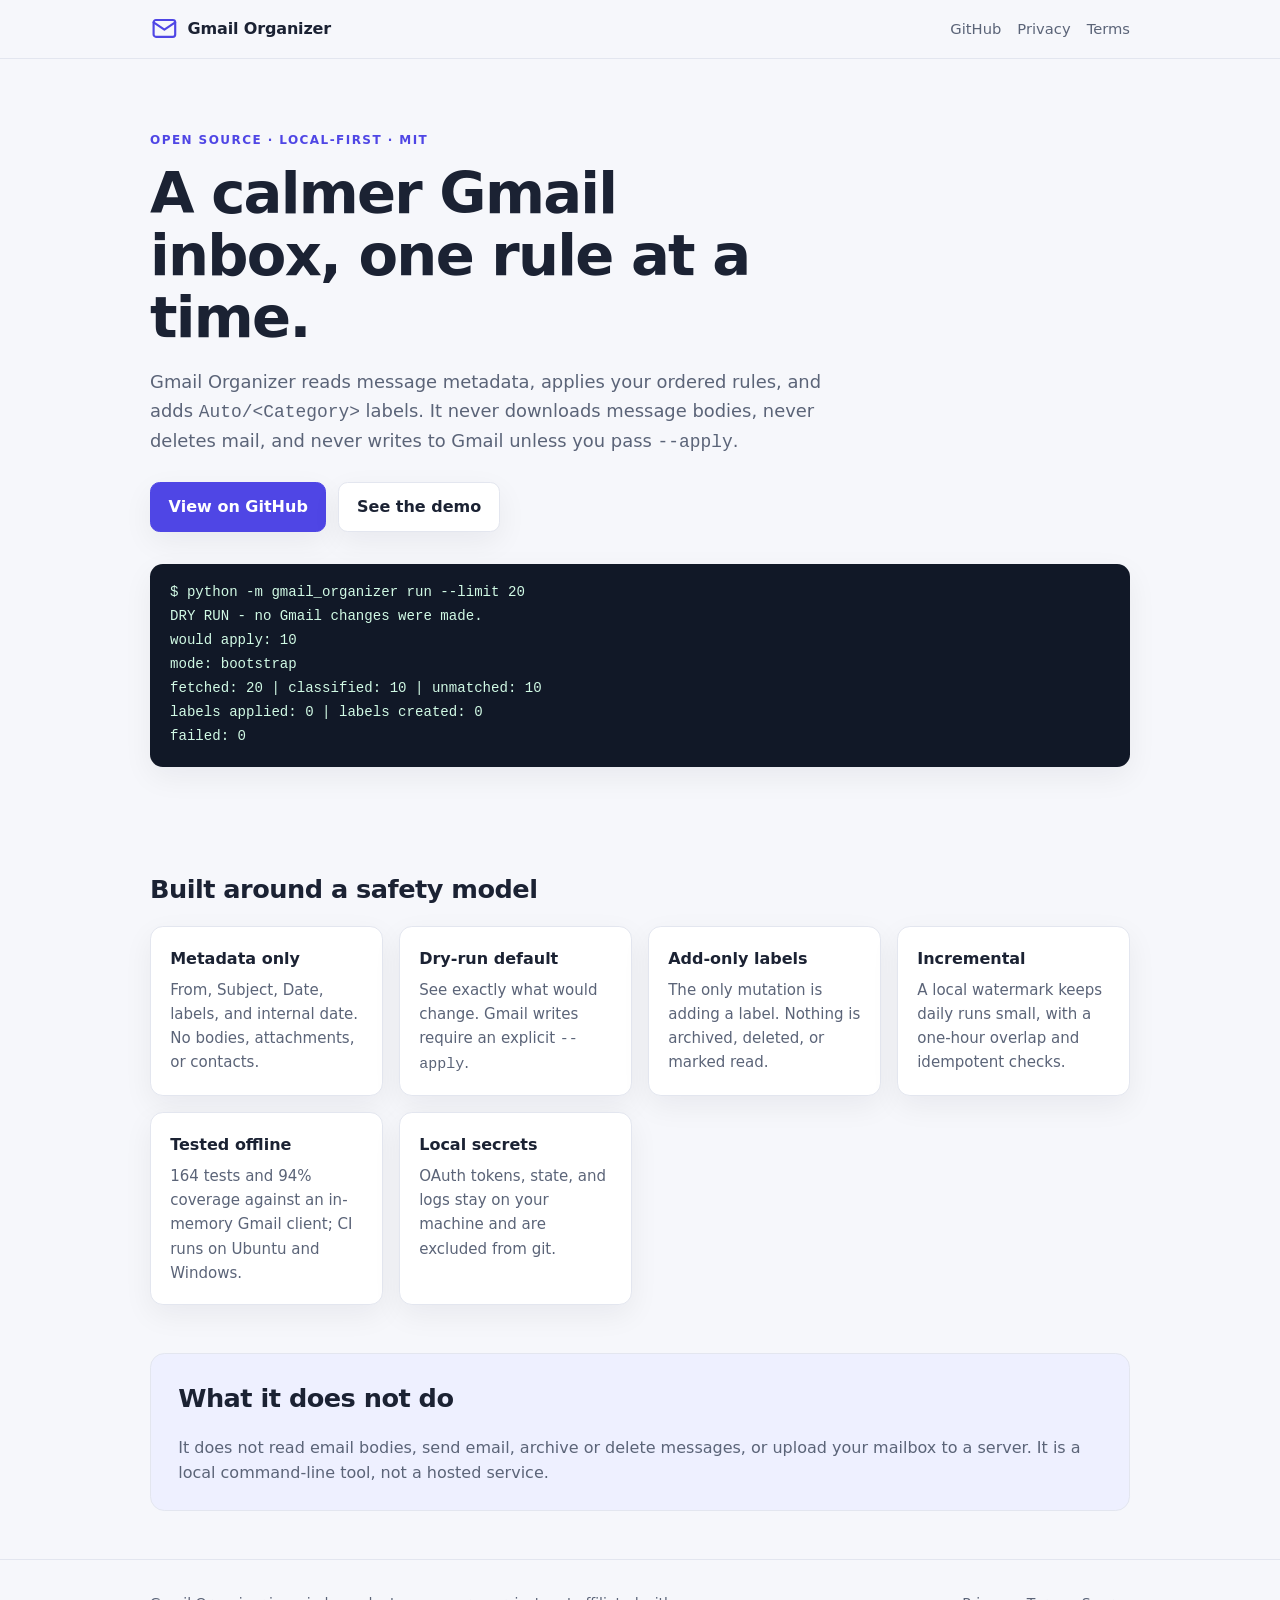
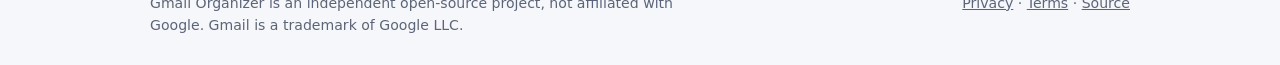
<file: docs/index.html>
<!doctype html>
<html lang="en">
<head>
  <meta charset="utf-8">
  <meta name="viewport" content="width=device-width, initial-scale=1">
  <title>Gmail Organizer — rule-based Gmail automation</title>
  <meta name="description" content="A local, rule-based Gmail automation that reads metadata and applies labels, with dry-run by default.">
  <meta name="google-site-verification" content="aYjkHYXyJ8K1bY8rwVgSSzSlagtENPCV6HaFGhYPJsc" />
  <link rel="stylesheet" href="style.css">
</head>
<body>
  <header class="site-header">
    <div class="wrap header-inner">
      <a class="brand" href="./">
        <span class="brand-mark" aria-hidden="true">
          <svg viewBox="0 0 24 24" fill="none" stroke="currentColor" stroke-width="1.8" stroke-linecap="round" stroke-linejoin="round">
            <rect x="3" y="5" width="18" height="14" rx="2"></rect>
            <path d="m3 7 9 6 9-6"></path>
          </svg>
        </span>
        Gmail Organizer
      </a>
      <nav aria-label="Primary">
        <a href="https://github.com/CharlesyWong/gmail-organizer">GitHub</a>
        <a href="privacy.html">Privacy</a>
        <a href="terms.html">Terms</a>
      </nav>
    </div>
  </header>

  <main>
    <section class="hero wrap">
      <p class="eyebrow">Open source · local-first · MIT</p>
      <h1>A calmer Gmail inbox, one rule at a time.</h1>
      <p class="lede">
        Gmail Organizer reads message metadata, applies your ordered rules, and
        adds <code>Auto/&lt;Category&gt;</code> labels. It never downloads message
        bodies, never deletes mail, and never writes to Gmail unless you pass
        <code>--apply</code>.
      </p>
      <div class="actions">
        <a class="button primary" href="https://github.com/CharlesyWong/gmail-organizer">View on GitHub</a>
        <a class="button" href="https://github.com/CharlesyWong/gmail-organizer/blob/main/docs/demo.md">See the demo</a>
      </div>
      <pre class="terminal"><code>$ python -m gmail_organizer run --limit 20
DRY RUN - no Gmail changes were made.
would apply: 10
mode: bootstrap
fetched: 20 | classified: 10 | unmatched: 10
labels applied: 0 | labels created: 0
failed: 0</code></pre>
    </section>

    <section class="wrap">
      <h2>Built around a safety model</h2>
      <div class="grid">
        <article class="card">
          <h3>Metadata only</h3>
          <p>From, Subject, Date, labels, and internal date. No bodies, attachments, or contacts.</p>
        </article>
        <article class="card">
          <h3>Dry-run default</h3>
          <p>See exactly what would change. Gmail writes require an explicit <code>--apply</code>.</p>
        </article>
        <article class="card">
          <h3>Add-only labels</h3>
          <p>The only mutation is adding a label. Nothing is archived, deleted, or marked read.</p>
        </article>
        <article class="card">
          <h3>Incremental</h3>
          <p>A local watermark keeps daily runs small, with a one-hour overlap and idempotent checks.</p>
        </article>
        <article class="card">
          <h3>Tested offline</h3>
          <p>164 tests and 94% coverage against an in-memory Gmail client; CI runs on Ubuntu and Windows.</p>
        </article>
        <article class="card">
          <h3>Local secrets</h3>
          <p>OAuth tokens, state, and logs stay on your machine and are excluded from git.</p>
        </article>
      </div>
    </section>

    <section class="wrap callout">
      <h2>What it does not do</h2>
      <p>
        It does not read email bodies, send email, archive or delete messages, or
        upload your mailbox to a server. It is a local command-line tool, not a
        hosted service.
      </p>
    </section>
  </main>

  <footer class="site-footer">
    <div class="wrap footer-inner">
      <p>Gmail Organizer is an independent open-source project, not affiliated with Google. Gmail is a trademark of Google LLC.</p>
      <p>
        <a href="privacy.html">Privacy</a> ·
        <a href="terms.html">Terms</a> ·
        <a href="https://github.com/CharlesyWong/gmail-organizer">Source</a>
      </p>
    </div>
  </footer>
</body>
</html>
</file>
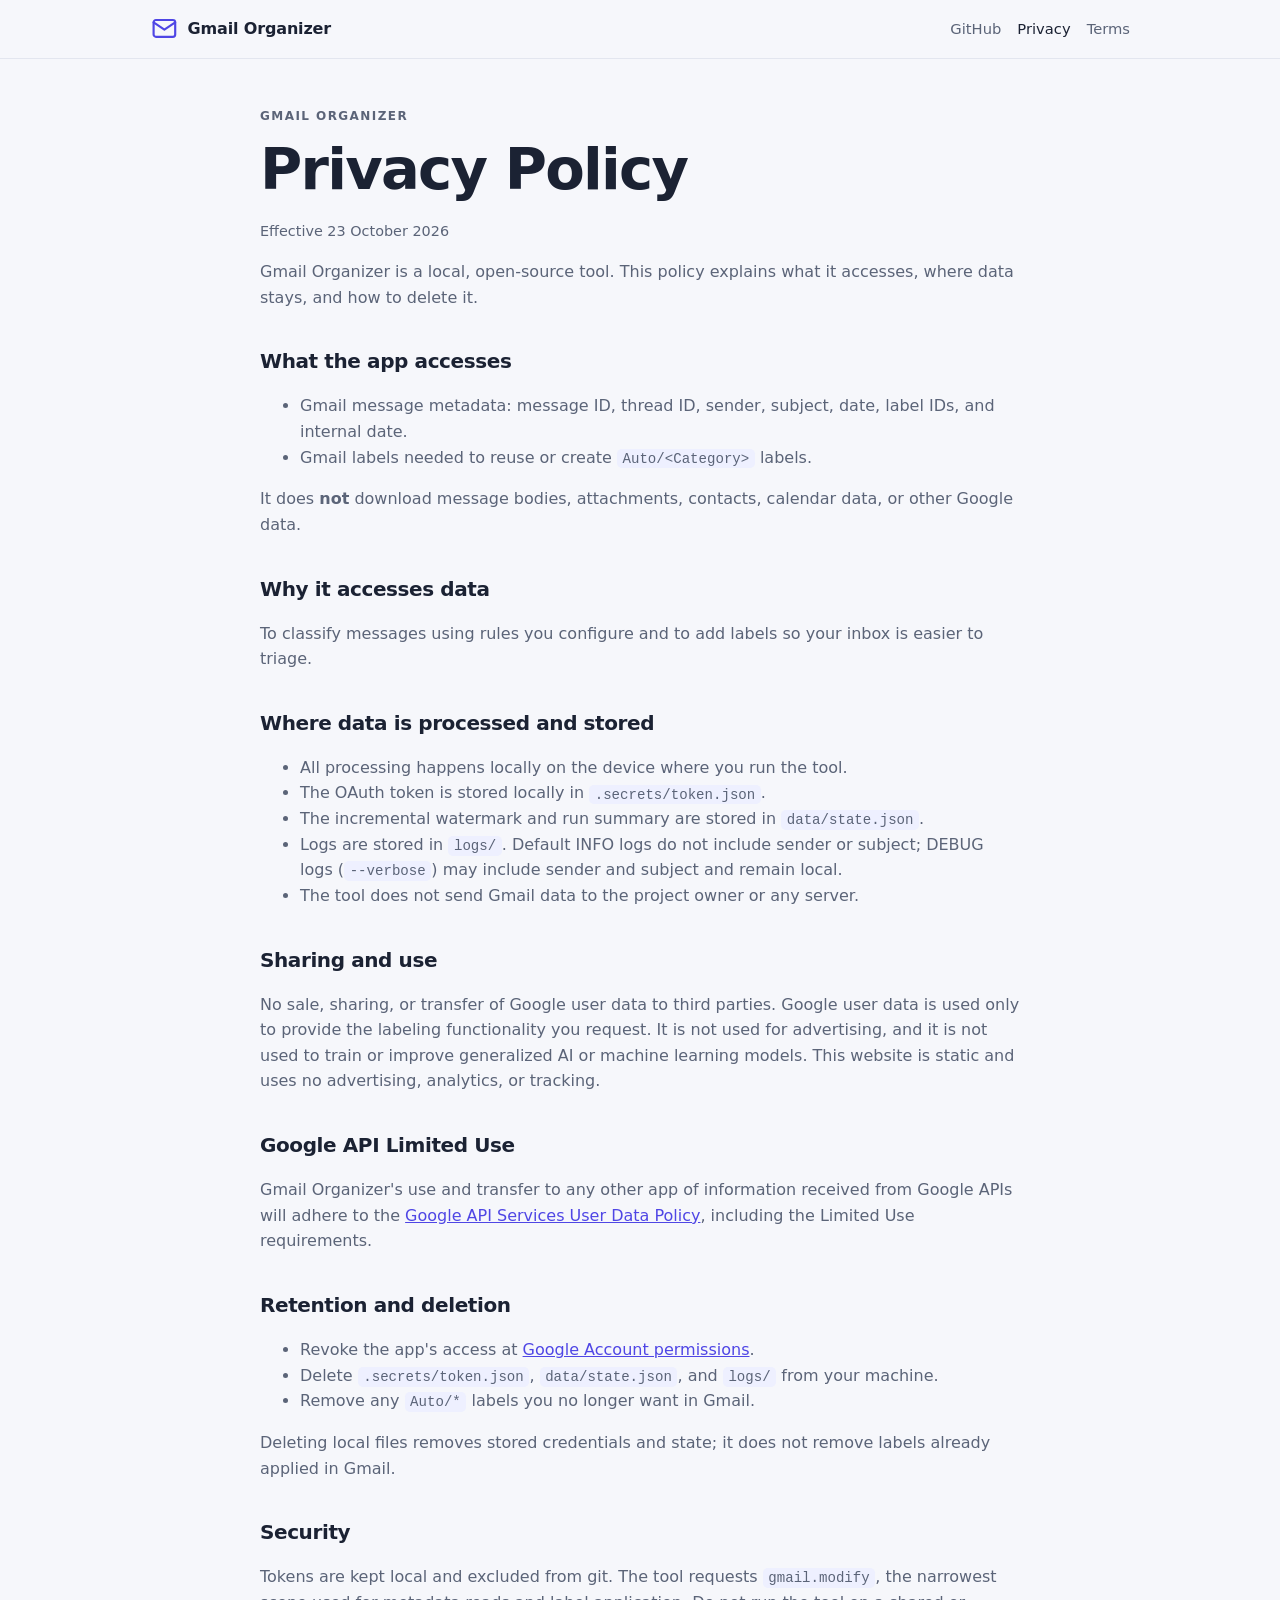
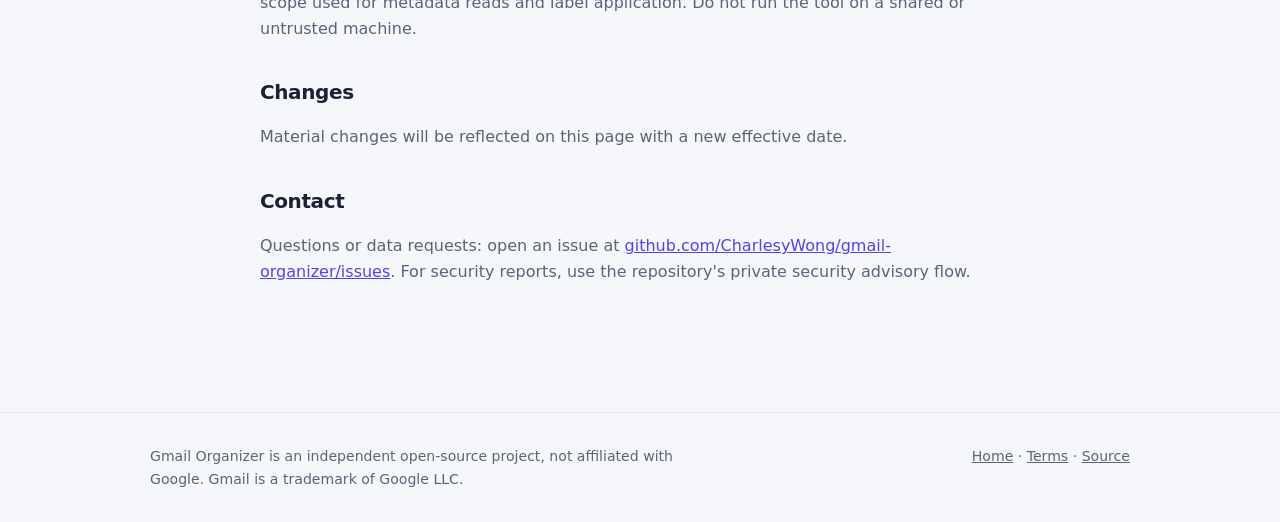
<file: docs/privacy.html>
<!doctype html>
<html lang="en">
<head>
  <meta charset="utf-8">
  <meta name="viewport" content="width=device-width, initial-scale=1">
  <title>Privacy Policy — Gmail Organizer</title>
  <meta name="description" content="Privacy policy for Gmail Organizer, a local Gmail metadata automation tool.">
  <link rel="stylesheet" href="style.css">
</head>
<body>
  <header class="site-header">
    <div class="wrap header-inner">
      <a class="brand" href="./">
        <span class="brand-mark" aria-hidden="true">
          <svg viewBox="0 0 24 24" fill="none" stroke="currentColor" stroke-width="1.8" stroke-linecap="round" stroke-linejoin="round">
            <rect x="3" y="5" width="18" height="14" rx="2"></rect>
            <path d="m3 7 9 6 9-6"></path>
          </svg>
        </span>
        Gmail Organizer
      </a>
      <nav aria-label="Primary">
        <a href="https://github.com/CharlesyWong/gmail-organizer">GitHub</a>
        <a href="privacy.html" aria-current="page">Privacy</a>
        <a href="terms.html">Terms</a>
      </nav>
    </div>
  </header>

  <main class="wrap prose">
    <p class="eyebrow">Gmail Organizer</p>
    <h1>Privacy Policy</h1>
    <p class="muted">Effective 23 October 2026</p>

    <p>
      Gmail Organizer is a local, open-source tool. This policy explains what it
      accesses, where data stays, and how to delete it.
    </p>

    <h2>What the app accesses</h2>
    <ul>
      <li>Gmail message metadata: message ID, thread ID, sender, subject, date, label IDs, and internal date.</li>
      <li>Gmail labels needed to reuse or create <code>Auto/&lt;Category&gt;</code> labels.</li>
    </ul>
    <p>
      It does <strong>not</strong> download message bodies, attachments, contacts,
      calendar data, or other Google data.
    </p>

    <h2>Why it accesses data</h2>
    <p>
      To classify messages using rules you configure and to add labels so your
      inbox is easier to triage.
    </p>

    <h2>Where data is processed and stored</h2>
    <ul>
      <li>All processing happens locally on the device where you run the tool.</li>
      <li>The OAuth token is stored locally in <code>.secrets/token.json</code>.</li>
      <li>The incremental watermark and run summary are stored in <code>data/state.json</code>.</li>
      <li>Logs are stored in <code>logs/</code>. Default INFO logs do not include sender or subject; DEBUG logs (<code>--verbose</code>) may include sender and subject and remain local.</li>
      <li>The tool does not send Gmail data to the project owner or any server.</li>
    </ul>

    <h2>Sharing and use</h2>
    <p>
      No sale, sharing, or transfer of Google user data to third parties. Google
      user data is used only to provide the labeling functionality you request.
      It is not used for advertising, and it is not used to train or improve
      generalized AI or machine learning models. This website is static and uses
      no advertising, analytics, or tracking.
    </p>

    <h2>Google API Limited Use</h2>
    <p>
      Gmail Organizer's use and transfer to any other app of information received
      from Google APIs will adhere to the
      <a href="https://developers.google.com/terms/api-services-user-data-policy">Google API Services User Data Policy</a>,
      including the Limited Use requirements.
    </p>

    <h2>Retention and deletion</h2>
    <ul>
      <li>Revoke the app's access at <a href="https://myaccount.google.com/permissions">Google Account permissions</a>.</li>
      <li>Delete <code>.secrets/token.json</code>, <code>data/state.json</code>, and <code>logs/</code> from your machine.</li>
      <li>Remove any <code>Auto/*</code> labels you no longer want in Gmail.</li>
    </ul>
    <p>
      Deleting local files removes stored credentials and state; it does not
      remove labels already applied in Gmail.
    </p>

    <h2>Security</h2>
    <p>
      Tokens are kept local and excluded from git. The tool requests
      <code>gmail.modify</code>, the narrowest scope used for metadata reads and
      label application. Do not run the tool on a shared or untrusted machine.
    </p>

    <h2>Changes</h2>
    <p>Material changes will be reflected on this page with a new effective date.</p>

    <h2>Contact</h2>
    <p>
      Questions or data requests: open an issue at
      <a href="https://github.com/CharlesyWong/gmail-organizer/issues">github.com/CharlesyWong/gmail-organizer/issues</a>.
      For security reports, use the repository's private security advisory flow.
    </p>
  </main>

  <footer class="site-footer">
    <div class="wrap footer-inner">
      <p>Gmail Organizer is an independent open-source project, not affiliated with Google. Gmail is a trademark of Google LLC.</p>
      <p>
        <a href="./">Home</a> ·
        <a href="terms.html">Terms</a> ·
        <a href="https://github.com/CharlesyWong/gmail-organizer">Source</a>
      </p>
    </div>
  </footer>
</body>
</html>
</file>
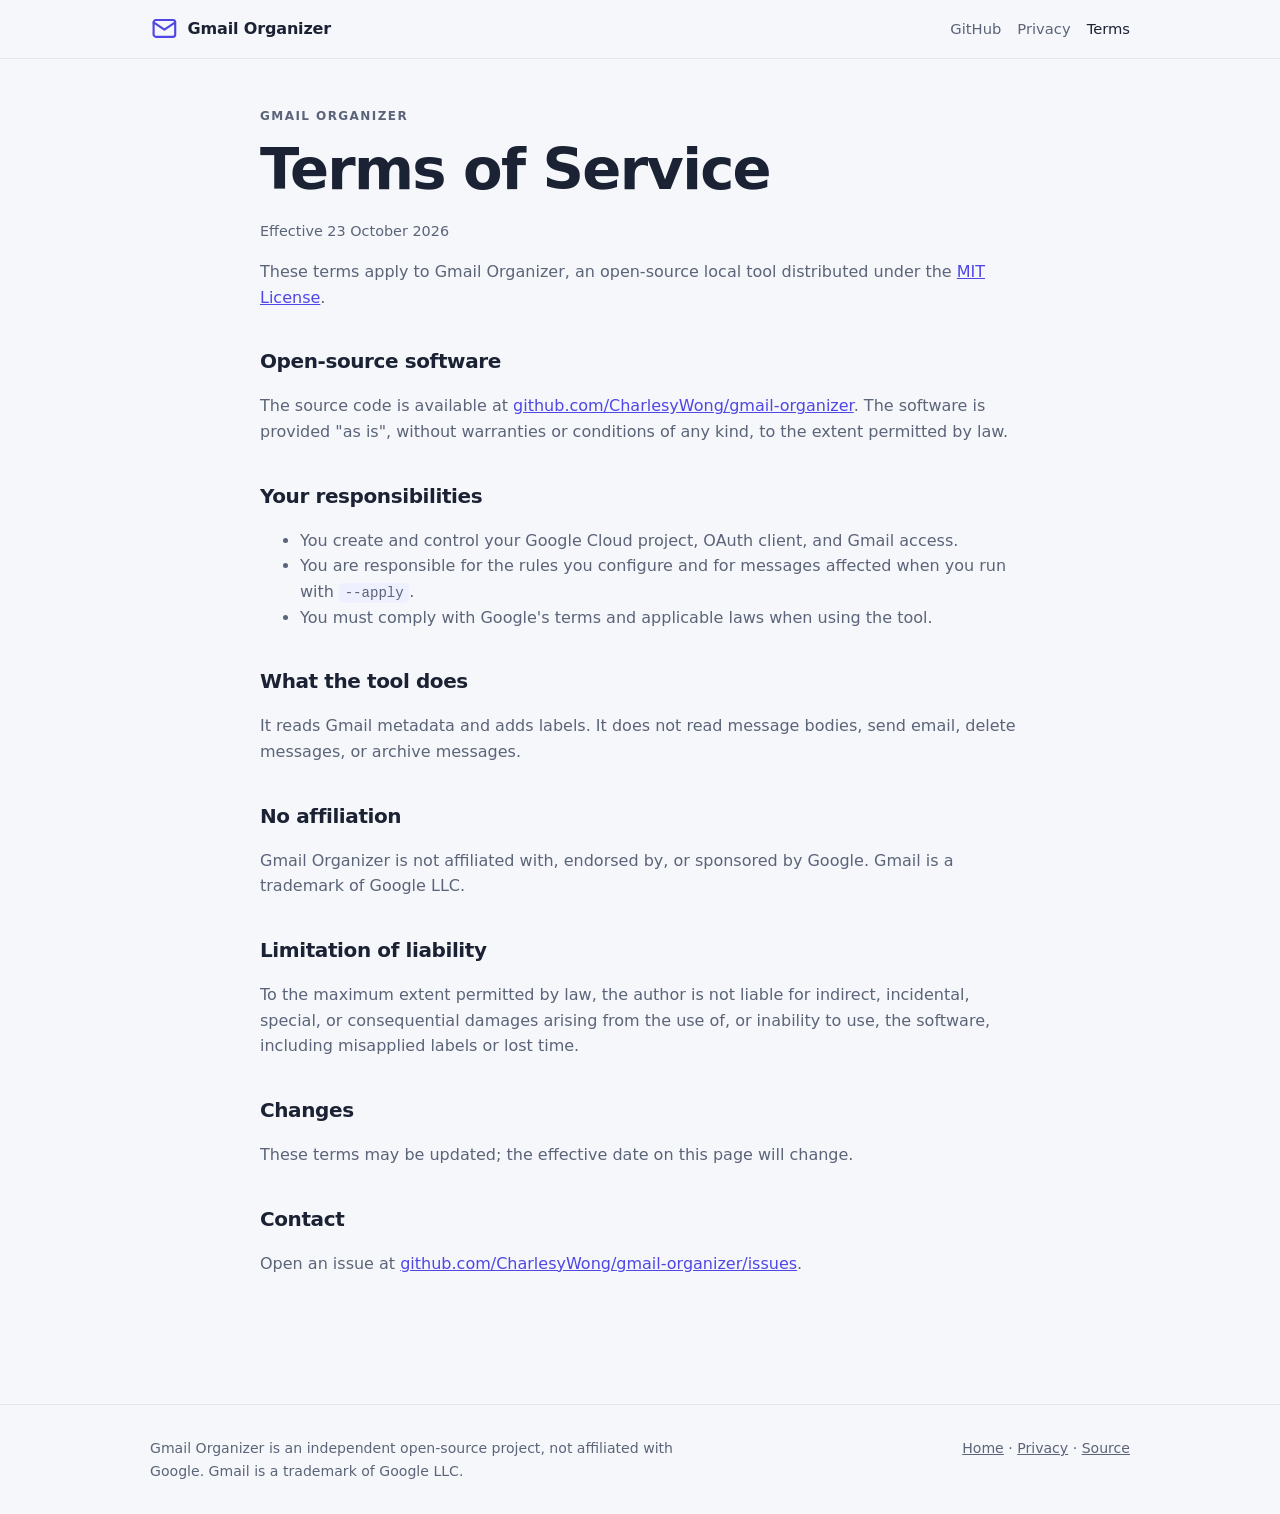
<file: docs/terms.html>
<!doctype html>
<html lang="en">
<head>
  <meta charset="utf-8">
  <meta name="viewport" content="width=device-width, initial-scale=1">
  <title>Terms of Service — Gmail Organizer</title>
  <meta name="description" content="Terms of service for Gmail Organizer, an open-source local Gmail automation tool.">
  <link rel="stylesheet" href="style.css">
</head>
<body>
  <header class="site-header">
    <div class="wrap header-inner">
      <a class="brand" href="./">
        <span class="brand-mark" aria-hidden="true">
          <svg viewBox="0 0 24 24" fill="none" stroke="currentColor" stroke-width="1.8" stroke-linecap="round" stroke-linejoin="round">
            <rect x="3" y="5" width="18" height="14" rx="2"></rect>
            <path d="m3 7 9 6 9-6"></path>
          </svg>
        </span>
        Gmail Organizer
      </a>
      <nav aria-label="Primary">
        <a href="https://github.com/CharlesyWong/gmail-organizer">GitHub</a>
        <a href="privacy.html">Privacy</a>
        <a href="terms.html" aria-current="page">Terms</a>
      </nav>
    </div>
  </header>

  <main class="wrap prose">
    <p class="eyebrow">Gmail Organizer</p>
    <h1>Terms of Service</h1>
    <p class="muted">Effective 23 October 2026</p>

    <p>
      These terms apply to Gmail Organizer, an open-source local tool distributed
      under the <a href="https://github.com/CharlesyWong/gmail-organizer/blob/main/LICENSE">MIT License</a>.
    </p>

    <h2>Open-source software</h2>
    <p>
      The source code is available at
      <a href="https://github.com/CharlesyWong/gmail-organizer">github.com/CharlesyWong/gmail-organizer</a>.
      The software is provided "as is", without warranties or conditions of any
      kind, to the extent permitted by law.
    </p>

    <h2>Your responsibilities</h2>
    <ul>
      <li>You create and control your Google Cloud project, OAuth client, and Gmail access.</li>
      <li>You are responsible for the rules you configure and for messages affected when you run with <code>--apply</code>.</li>
      <li>You must comply with Google's terms and applicable laws when using the tool.</li>
    </ul>

    <h2>What the tool does</h2>
    <p>
      It reads Gmail metadata and adds labels. It does not read message bodies,
      send email, delete messages, or archive messages.
    </p>

    <h2>No affiliation</h2>
    <p>
      Gmail Organizer is not affiliated with, endorsed by, or sponsored by Google.
      Gmail is a trademark of Google LLC.
    </p>

    <h2>Limitation of liability</h2>
    <p>
      To the maximum extent permitted by law, the author is not liable for
      indirect, incidental, special, or consequential damages arising from the
      use of, or inability to use, the software, including misapplied labels or
      lost time.
    </p>

    <h2>Changes</h2>
    <p>These terms may be updated; the effective date on this page will change.</p>

    <h2>Contact</h2>
    <p>
      Open an issue at
      <a href="https://github.com/CharlesyWong/gmail-organizer/issues">github.com/CharlesyWong/gmail-organizer/issues</a>.
    </p>
  </main>

  <footer class="site-footer">
    <div class="wrap footer-inner">
      <p>Gmail Organizer is an independent open-source project, not affiliated with Google. Gmail is a trademark of Google LLC.</p>
      <p>
        <a href="./">Home</a> ·
        <a href="privacy.html">Privacy</a> ·
        <a href="https://github.com/CharlesyWong/gmail-organizer">Source</a>
      </p>
    </div>
  </footer>
</body>
</html>
</file>
<file: docs/style.css>
:root {
  color-scheme: light dark;
  --bg: #f6f7fb;
  --surface: #ffffff;
  --text: #1b2233;
  --muted: #5b6478;
  --border: #e3e6ef;
  --accent: #4f46e5;
  --accent-soft: #eef0ff;
  --code-bg: #111827;
  --code-text: #d1fae5;
  --shadow: 0 10px 30px rgba(20, 24, 40, 0.06);
}

@media (prefers-color-scheme: dark) {
  :root {
    --bg: #0d1117;
    --surface: #161b22;
    --text: #e6edf3;
    --muted: #9aa4b2;
    --border: #2b3440;
    --accent: #8b93ff;
    --accent-soft: #1d2340;
    --code-bg: #05070b;
    --code-text: #a7f3d0;
    --shadow: none;
  }
}

* {
  box-sizing: border-box;
}

body {
  margin: 0;
  font-family: ui-sans-serif, system-ui, -apple-system, "Segoe UI", Roboto, sans-serif;
  background: var(--bg);
  color: var(--text);
  line-height: 1.6;
}

a {
  color: var(--accent);
}

.wrap {
  width: min(980px, calc(100% - 2.5rem));
  margin: 0 auto;
}

.site-header {
  position: sticky;
  top: 0;
  z-index: 10;
  background: var(--bg);
  border-bottom: 1px solid var(--border);
}

.header-inner {
  display: flex;
  align-items: center;
  justify-content: space-between;
  gap: 1rem;
  padding: 0.9rem 0;
}

.brand {
  display: inline-flex;
  align-items: center;
  gap: 0.55rem;
  color: var(--text);
  text-decoration: none;
  font-weight: 700;
  letter-spacing: -0.01em;
}

.brand-mark {
  display: inline-flex;
  width: 1.8rem;
  height: 1.8rem;
  color: var(--accent);
}

.brand-mark svg {
  width: 100%;
  height: 100%;
}

nav {
  display: flex;
  gap: 1rem;
  font-size: 0.92rem;
}

nav a {
  color: var(--muted);
  text-decoration: none;
}

nav a:hover,
nav a[aria-current="page"] {
  color: var(--text);
}

.hero {
  padding: 4.5rem 0 2.5rem;
}

.eyebrow {
  margin: 0 0 0.8rem;
  color: var(--accent);
  font-size: 0.75rem;
  font-weight: 700;
  letter-spacing: 0.12em;
  text-transform: uppercase;
}

h1 {
  max-width: 15ch;
  margin: 0 0 1.2rem;
  font-size: clamp(2.1rem, 5.5vw, 3.6rem);
  line-height: 1.08;
  letter-spacing: -0.03em;
}

.lede {
  max-width: 62ch;
  margin: 0 0 1.6rem;
  color: var(--muted);
  font-size: 1.12rem;
}

.actions {
  display: flex;
  flex-wrap: wrap;
  gap: 0.75rem;
  margin-bottom: 2rem;
}

.button {
  display: inline-block;
  padding: 0.7rem 1.1rem;
  border: 1px solid var(--border);
  border-radius: 0.6rem;
  background: var(--surface);
  color: var(--text);
  text-decoration: none;
  font-weight: 600;
  box-shadow: var(--shadow);
}

.button.primary {
  border-color: var(--accent);
  background: var(--accent);
  color: #ffffff;
}

.button:hover {
  transform: translateY(-1px);
}

.terminal {
  overflow-x: auto;
  padding: 1.1rem 1.25rem;
  border-radius: 0.8rem;
  background: var(--code-bg);
  color: var(--code-text);
  font-size: 0.88rem;
  line-height: 1.7;
  box-shadow: var(--shadow);
}

.terminal code,
code {
  font-family: ui-monospace, SFMono-Regular, Consolas, monospace;
}

h2 {
  margin: 3rem 0 1rem;
  font-size: 1.6rem;
  letter-spacing: -0.02em;
}

.grid {
  display: grid;
  grid-template-columns: repeat(auto-fit, minmax(220px, 1fr));
  gap: 1rem;
}

.card {
  padding: 1.2rem;
  border: 1px solid var(--border);
  border-radius: 0.8rem;
  background: var(--surface);
  box-shadow: var(--shadow);
}

.card h3 {
  margin: 0 0 0.4rem;
  font-size: 1rem;
}

.card p {
  margin: 0;
  color: var(--muted);
  font-size: 0.94rem;
}

.callout {
  margin: 3rem auto;
  padding: 1.5rem 1.7rem;
  border: 1px solid var(--border);
  border-radius: 0.9rem;
  background: var(--accent-soft);
}

.callout h2 {
  margin-top: 0;
}

.callout p {
  margin: 0;
  color: var(--muted);
}

.prose {
  max-width: 760px;
  padding: 3rem 0 4rem;
}

.prose h1 {
  max-width: none;
}

.prose h2 {
  margin-top: 2.2rem;
  font-size: 1.25rem;
}

.prose p,
.prose li {
  color: var(--muted);
}

.prose code {
  padding: 0.12rem 0.35rem;
  border-radius: 0.3rem;
  background: var(--accent-soft);
  font-size: 0.88em;
}

.muted {
  color: var(--muted);
  font-size: 0.9rem;
}

.site-footer {
  margin-top: 3rem;
  padding: 2rem 0;
  border-top: 1px solid var(--border);
  color: var(--muted);
  font-size: 0.88rem;
}

.footer-inner {
  display: flex;
  flex-wrap: wrap;
  justify-content: space-between;
  gap: 1rem;
}

.site-footer p {
  max-width: 60ch;
  margin: 0;
}

.site-footer a {
  color: var(--muted);
}

@media (max-width: 640px) {
  .header-inner {
    flex-wrap: wrap;
  }

  .hero {
    padding-top: 3rem;
  }

  h1 {
    max-width: none;
  }
}
</file>
